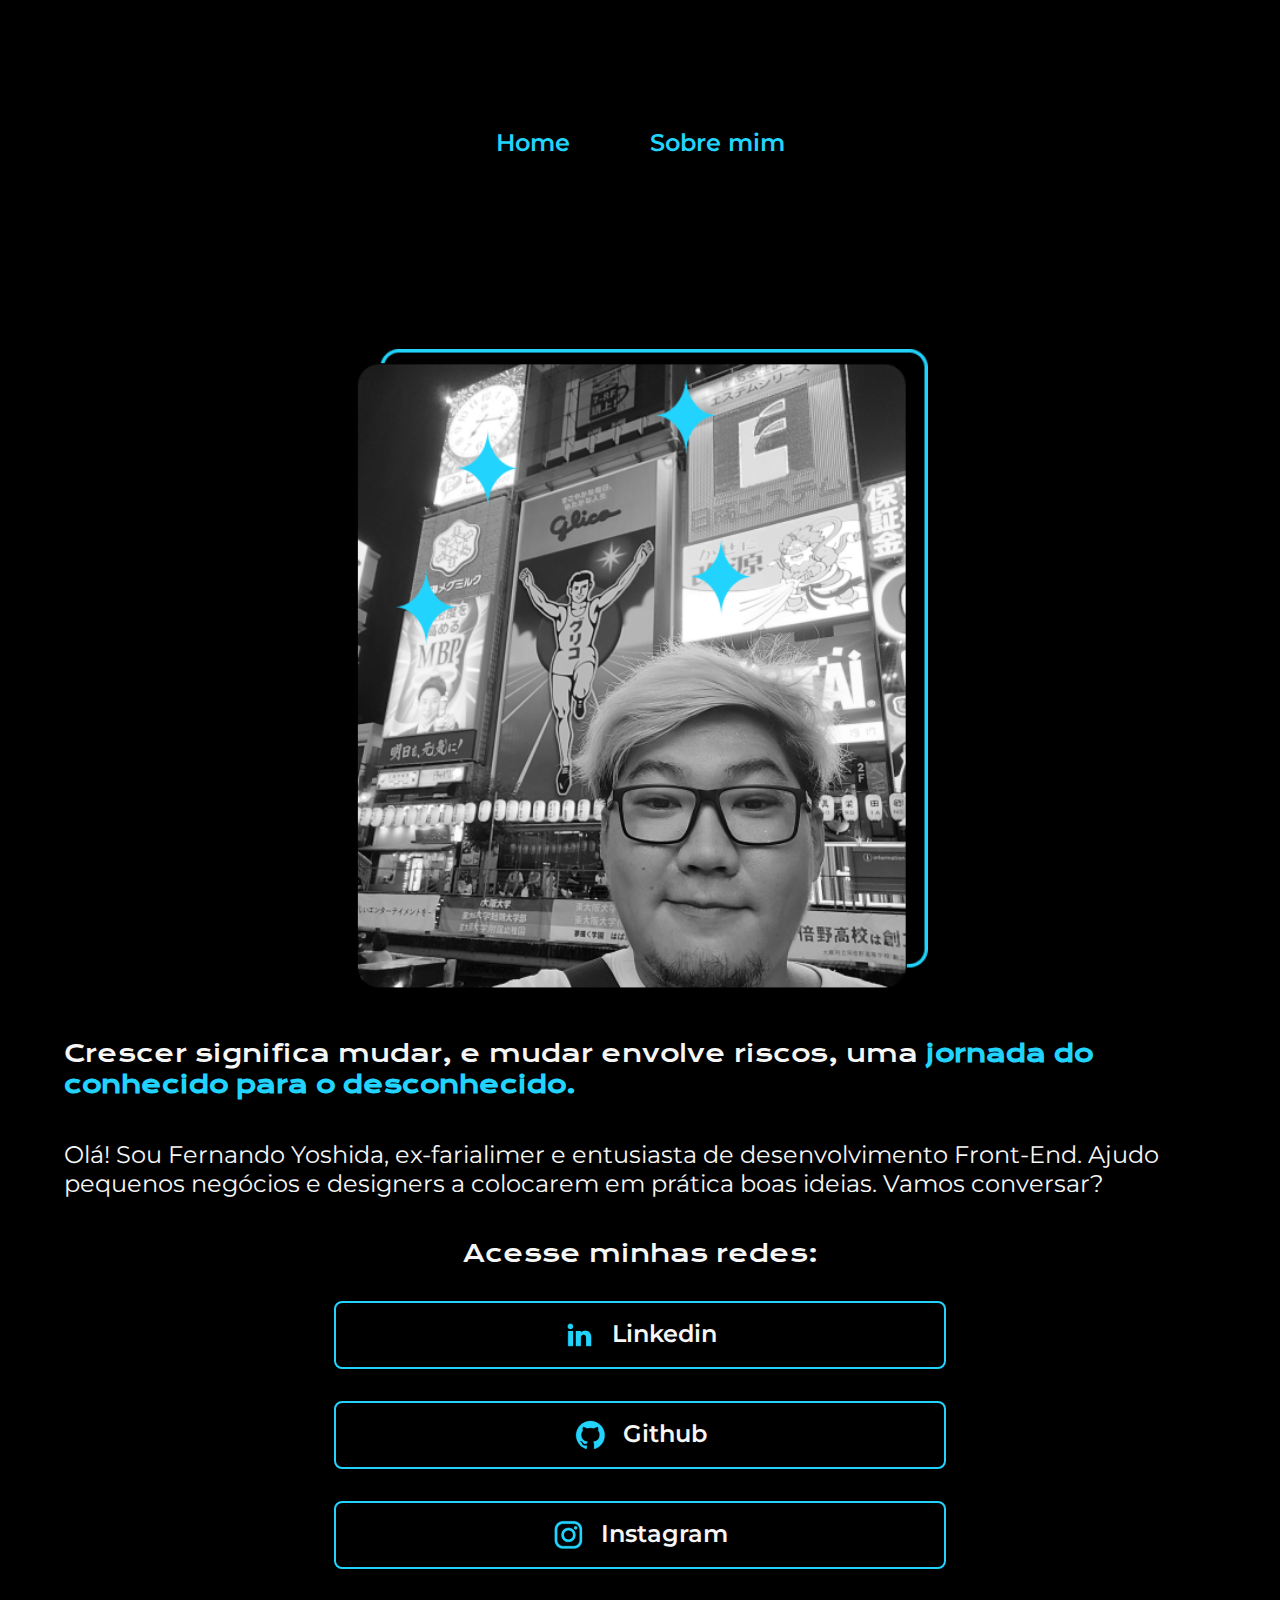
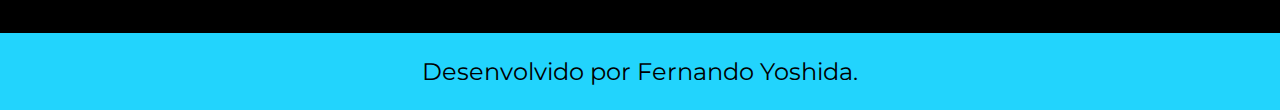
<file: index.html>
<!DOCTYPE html>
<html lang="pt-br">
<head>
    <meta charset="UTF-8">
    <meta http-equiv="X-UA-Compatible" content="IE=edge">
    <meta name="viewport" content="width=device-width, initial-scale=1.0">
    <link rel="stylesheet" href="./styles/style.css">
    <title>Portfólio</title>
</head>
<body>
    <header class="cabecalho">
        <nav class="cabecalho__menu">
            <a class="cabecalho__menu__link" href="./index.html">Home</a>
            <a class="cabecalho__menu__link" href="./about.html">Sobre mim</a>
            <!-- <a class="cabecalho__menu__link" href="./curriculo.html">Currículo</a> -->
        </nav>
    </header>
    <main class="apresentacao">
        <section class="apresentacao__conteudo">
            <h1 class="apresentacao__conteudo__titulo">Crescer significa mudar, e mudar envolve riscos, uma <strong class="apresentacao__conteudo__titulo__destaque">jornada do conhecido para o desconhecido.</strong></h1>
            <p class="apresentacao__conteudo__texto">Olá! Sou Fernando Yoshida, ex-farialimer e entusiasta de desenvolvimento Front-End. Ajudo pequenos negócios e designers a colocarem em prática boas ideias. Vamos conversar?</p>
            <div class="apresentacao__links">
                <h2 class="apresentacao__links__subtitulo">Acesse minhas redes:</h2>
                <a class="apresentacao__links__navegacao" href="https://www.linkedin.com/in/fayoshida/">
                    <img src="./assets/linkedin.png">Linkedin
                </a>
                <a class="apresentacao__links__navegacao" href="https://github.com/ferayoshida">
                    <img src="./assets/github.png">Github
                </a>
                <a class="apresentacao__links__navegacao" href="https://www.instagram.com/f.yoshida/">
                    <img src="./assets/instagram.png">Instagram
                </a>
            </div>
        </section>
        <img class="apresentacao__imagem" src="./assets/foto.png">
    </main>
    <footer class="rodape">
        <p>Desenvolvido por Fernando Yoshida.</p>
    </footer>
</body>
</html>
</file>
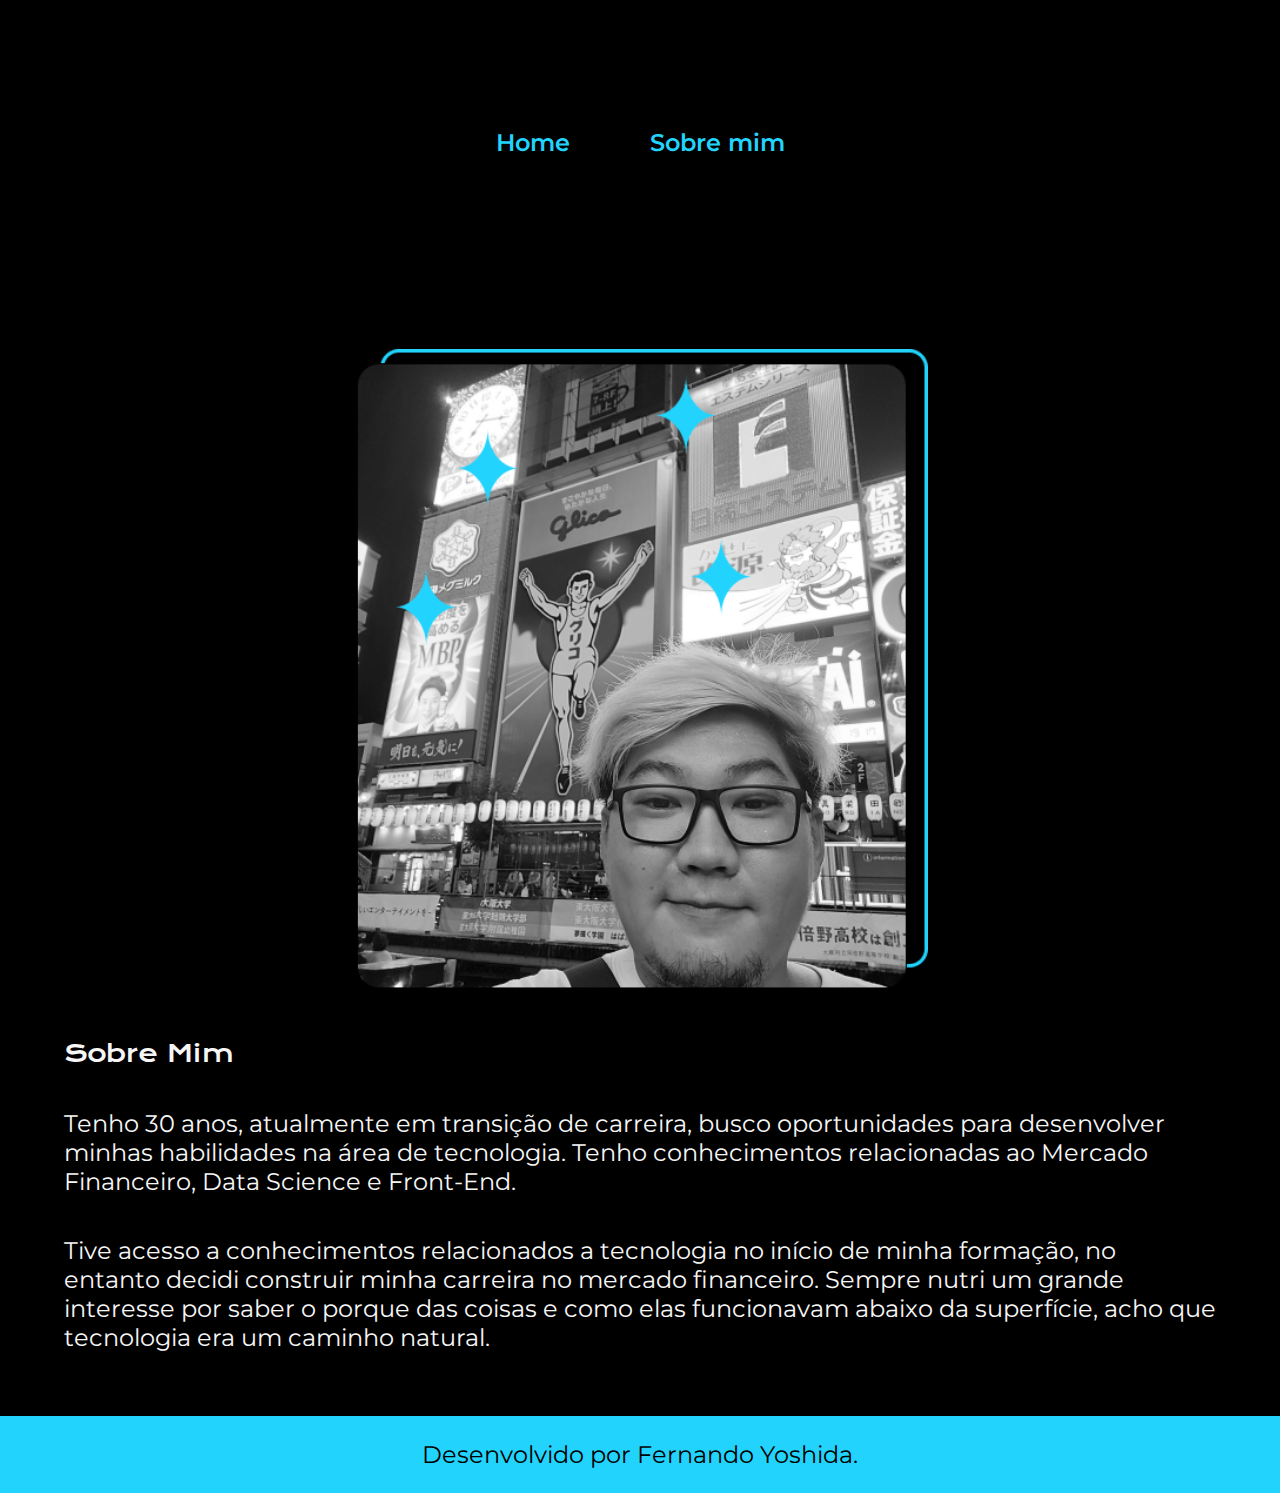
<file: about.html>
<!DOCTYPE html>
<html lang="pt-br">
<head>
    <meta charset="UTF-8">
    <meta http-equiv="X-UA-Compatible" content="IE=edge">
    <meta name="viewport" content="width=device-width, initial-scale=1.0">
    <link rel="stylesheet" href="./styles/style.css">
    <title>Sobre mim</title>
</head>

<body>
    <header class="cabecalho">
        <nav class="cabecalho__menu">
            <a class="cabecalho__menu__link" href="./index.html">Home</a>
            <a class="cabecalho__menu__link" href="./about.html">Sobre mim</a>
            <!-- <a class="cabecalho__menu__link" href="./curriculo.html">Currículo</a> -->
        </nav>
    </header>
    <main class="apresentacao">
        <section class="apresentacao__conteudo">
            <h1 class="apresentacao__conteudo__titulo">Sobre Mim</h1>
            <p class="apresentacao__conteudo__texto">
                Tenho 30 anos, atualmente em transição de carreira, busco oportunidades para desenvolver minhas habilidades na área de tecnologia. Tenho conhecimentos relacionadas ao Mercado Financeiro, Data Science e Front-End.
            </p>
            <p class="apresentacao__conteudo__texto">
                Tive acesso a conhecimentos relacionados a tecnologia no início de minha formação, no entanto decidi construir minha carreira no mercado financeiro.
                Sempre nutri um grande interesse por saber o porque das coisas e como elas funcionavam abaixo da superfície, acho que tecnologia era um caminho natural.
            </p>        
        </section>
        <img class="apresentacao__imagem"" src="./assets/foto.png">
    </main>
    <footer class="rodape">
        <p>Desenvolvido por Fernando Yoshida.</p>
    </footer>
</body>
</html>
</file>
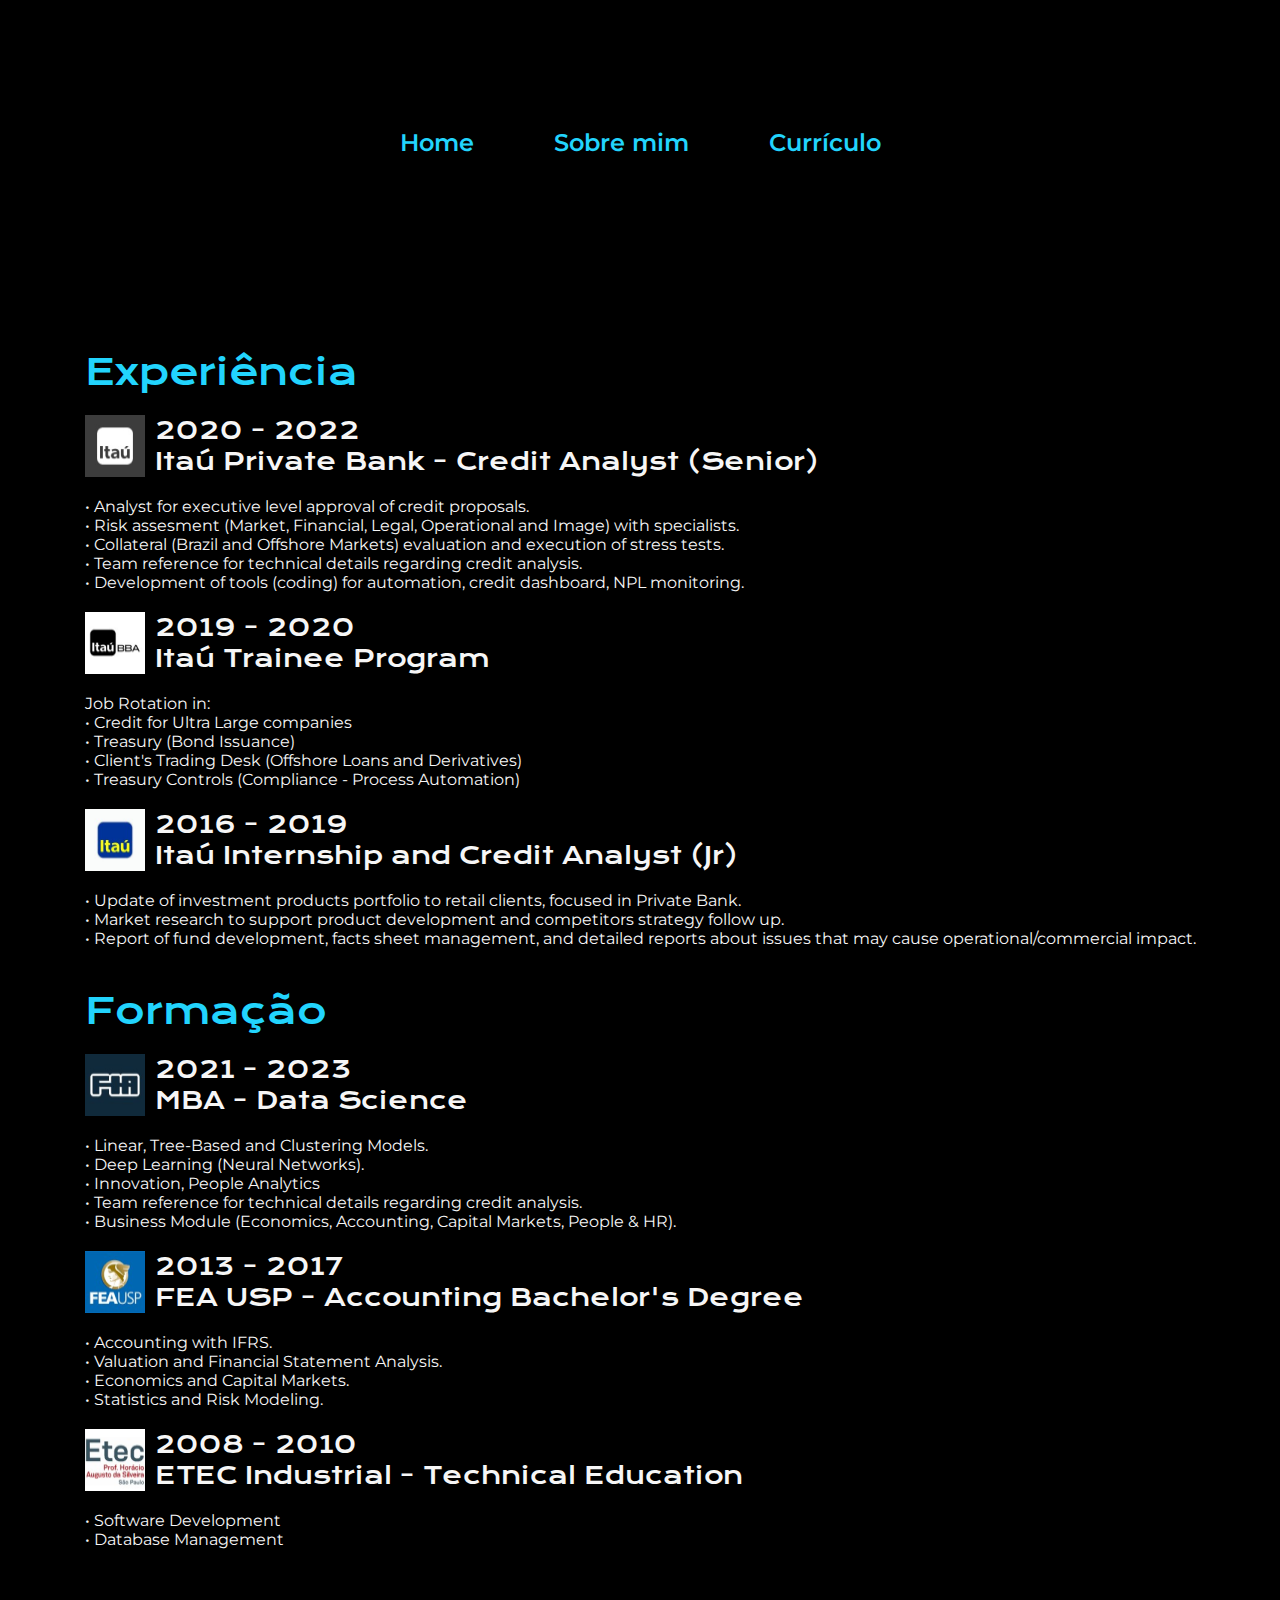
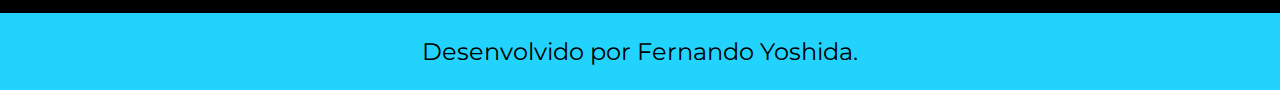
<file: curriculo.html>
<!DOCTYPE html>
<html lang="pt-br">
<head>
    <meta charset="UTF-8">
    <meta http-equiv="X-UA-Compatible" content="IE=edge">
    <meta name="viewport" content="width=device-width, initial-scale=1.0">
    <link rel="stylesheet" href="./styles/style.css">
    <title>Sobre mim</title>
</head>

<body>
    <header class="cabecalho">
        <nav class="cabecalho__menu">
            <a class="cabecalho__menu__link" href="./index.html">Home</a>
            <a class="cabecalho__menu__link" href="./about.html">Sobre mim</a>
            <a class="cabecalho__menu__link" href="./curriculo.html">Currículo</a>
        </nav>
    </header>
    <main class="apresentacao">
        <section class="apresentacao__conteudo__curriculo">
            <div class="apresentacao__conteudo__curriculo__secoes">
                <h1 class="apresentacao__conteudo__curriculo__titulo">Experiência</h1>
                <div class="apresentacao__conteudo__subtitulo">
                    <img src="./assets/itau_p.png">
                    <div>
                        <h3 class="apresentacao__conteudo__subtitulo__texto">2020 - 2022</h3>
                        <h3 class="apresentacao__conteudo__subtitulo__texto">Itaú Private Bank - Credit Analyst (Senior)</h3>
                    </div>
                </div>
                <div>
                    <p class="apresentacao__conteudo__texto__item">• Analyst for executive level approval of credit proposals.</p>
                    <p class="apresentacao__conteudo__texto__item">• Risk assesment (Market, Financial, Legal, Operational and Image) with specialists.</p>
                    <p class="apresentacao__conteudo__texto__item">• Collateral (Brazil and Offshore Markets) evaluation and execution of stress tests.</p>
                    <p class="apresentacao__conteudo__texto__item">• Team reference for technical details regarding credit analysis.</p>
                    <p class="apresentacao__conteudo__texto__item">• Development of tools (coding) for automation, credit dashboard, NPL monitoring.</p>
                </div>
                <div class="apresentacao__conteudo__subtitulo">
                    <img src="./assets/itau_bba.png">
                    <div>
                        <h3 class="apresentacao__conteudo__subtitulo__texto">2019 - 2020</h3>
                        <h3 class="apresentacao__conteudo__subtitulo__texto">Itaú Trainee Program</h3>
                    </div>
                </div>
                <div>
                    <p class="apresentacao__conteudo__texto__item">Job Rotation in:</p>
                    <p class="apresentacao__conteudo__texto__item">• Credit for Ultra Large companies</p>
                    <p class="apresentacao__conteudo__texto__item">• Treasury (Bond Issuance)</p>
                    <p class="apresentacao__conteudo__texto__item">• Client's Trading Desk (Offshore Loans and Derivatives)</p>
                    <p class="apresentacao__conteudo__texto__item">• Treasury Controls (Compliance - Process Automation)</p>
                </div> 
                <div class="apresentacao__conteudo__subtitulo">
                    <img src="./assets/itau.png">
                    <div>
                        <h3 class="apresentacao__conteudo__subtitulo__texto">2016 - 2019</h3>
                        <h3 class="apresentacao__conteudo__subtitulo__texto">Itaú Internship and Credit Analyst (Jr)</h3>
                    </div>
                </div>
                <div>
                    <p class="apresentacao__conteudo__texto__item">• Update of investment products portfolio to retail clients, focused in Private Bank.</p>
                    <p class="apresentacao__conteudo__texto__item">• Market research to support product development and competitors strategy follow up.</p>
                    <p class="apresentacao__conteudo__texto__item">• Report of fund development, facts sheet management, and detailed reports about issues that may cause operational/commercial impact.</p>
                </div>
            </div>
            <div class="apresentacao__conteudo__curriculo__secoes">
                <h1 class="apresentacao__conteudo__curriculo__titulo">Formação</h1>
                <div class="apresentacao__conteudo__subtitulo">
                    <img src="./assets/fia.png">
                    <div>
                        <h3 class="apresentacao__conteudo__subtitulo__texto">2021 - 2023</h3>
                        <h3 class="apresentacao__conteudo__subtitulo__texto">MBA - Data Science</h3>
                    </div>
                </div>
                <div>
                    <p class="apresentacao__conteudo__texto__item">• Linear, Tree-Based and Clustering Models.</p>
                    <p class="apresentacao__conteudo__texto__item">• Deep Learning (Neural Networks).</p>
                    <p class="apresentacao__conteudo__texto__item">• Innovation, People Analytics</p>
                    <p class="apresentacao__conteudo__texto__item">• Team reference for technical details regarding credit analysis.</p>
                    <p class="apresentacao__conteudo__texto__item">• Business Module (Economics, Accounting, Capital Markets, People & HR).</p>
                </div>
                <div class="apresentacao__conteudo__subtitulo">
                        <img src="./assets/feausp.png">
                    <div>
                        <h3 class="apresentacao__conteudo__subtitulo__texto">2013 - 2017</h3>
                        <h3 class="apresentacao__conteudo__subtitulo__texto">FEA USP - Accounting Bachelor's Degree</h3>
                    </div>
                </div>
                <div>
                    <p class="apresentacao__conteudo__texto__item">• Accounting with IFRS.</p>
                    <p class="apresentacao__conteudo__texto__item">• Valuation and Financial Statement Analysis.</p>
                    <p class="apresentacao__conteudo__texto__item">• Economics and Capital Markets.</p>
                    <p class="apresentacao__conteudo__texto__item">• Statistics and Risk Modeling.</p>
                </div> 
                <div class="apresentacao__conteudo__subtitulo">
                    <img src="./assets/etec.png">
                    <div>
                        <h3 class="apresentacao__conteudo__subtitulo__texto">2008 - 2010</h3>
                        <h3 class="apresentacao__conteudo__subtitulo__texto">ETEC Industrial - Technical Education</h3>
                    </div>
                </div>
                <div>
                    <p class="apresentacao__conteudo__texto__item">• Software Development</p>
                    <p class="apresentacao__conteudo__texto__item">• Database Management</p>
                </div>
            </div>
        </section>
    </main>
    <footer class="rodape">
        <p>Desenvolvido por Fernando Yoshida.</p>
    </footer>
</body>
</html>
</file>
<file: styles/style.css>
@import url('https://fonts.googleapis.com/css2?family=Krona+One&family=Montserrat:wght@400;600&display=swap');

:root{
    --cor-primaria: #000000;
    --cor-secundaria: #f6f6f6;
    --cor-terciaria: #22d4fd;
    --cor-hover: #272727;
    --fonte-primaria: 'Krona One', sans-serif;
    --fonte-secundaria: 'Montserrat', sans-serif;

}

* {
    margin: 0;
    padding: 0;
}

body{
    display: flex;
    flex-direction: column;
    background-color: var(--cor-primaria);
    box-sizing: border-box;
    color: var(--cor-secundaria);
}

.cabecalho{
    padding: 2% 0 0 15%;
}

.cabecalho__menu{
    display: flex;
    gap: 80px;
}

.cabecalho__menu__link{
    font-family: var(--fonte-secundaria);
    font-weight: 600;
    font-size: 1.5rem;
    color: var( --cor-terciaria);
    text-decoration: none;
}

.apresentacao{
    padding: 4% 15%;
    display: flex;
    align-items: center;
    gap: 40px 80px;
    justify-content: space-between;
}

.apresentacao__conteudo{
    width: 50%;
    display: flex;
    flex-direction: column;
    gap: 40px;
}

.apresentacao__conteudo__curriculo{
    width: 50%;
    display: flex;
    flex-direction: row;
    gap: 40px;
}

.apresentacao__conteudo__curriculo__secoes{
    display: flex;
    flex-direction: column;
    gap: 20px;
}

.apresentacao__conteudo__titulo{
    font-family: var(--fonte-primaria);
    font-weight: 400;
    font-size: 1.5rem;
}

.apresentacao__conteudo__curriculo__titulo{
    font-family: var(--fonte-primaria);
    font-weight: 400;
    font-size: 2.25rem;
    color: var(--cor-terciaria);
}


.apresentacao__conteudo__subtitulo{
    display: flex;
    flex-direction: row;
    gap: 10px;
}

.apresentacao__conteudo__subtitulo__texto{
    display: flex;
    font-family: var(--fonte-primaria);
    font-weight: 400;
    font-size: 1.5rem;
    width: 673px;
    gap: 10px;
}

.apresentacao__conteudo__texto__item{
    font-family: var(--fonte-secundaria);
    font-weight: 400;
    font-size: 1rem;
}

.apresentacao__conteudo__titulo__destaque{
    color: var( --cor-terciaria);
}

.apresentacao__conteudo__texto{
    font-family: var(--fonte-secundaria);
    font-weight: 400;
    font-size: 1.5rem;
}

.apresentacao__links{
    display: flex;
    gap: 0px 20px;
    align-items: center;
    flex-direction: column;
    justify-content: space-between;
    gap: 32px;
}

.apresentacao__links__subtitulo{
    font-family: "Krona One", "sans-serif";
    font-weight: 400;
    font-size: 1.5rem;
}

.apresentacao__links__navegacao{
    display: flex;
    font-family: var(--fonte-secundaria);
    justify-content: center;
    width: 50%;
    font-weight: 600;
    font-size: 1.5rem;
    text-decoration: none;
    text-align: center;
    color: var(--cor-secundaria);
    border: 2px solid var( --cor-terciaria);
    border-radius: 8px;
    gap: 16px;
    padding: 16px;
}

.apresentacao__links__navegacao:hover{
    background-color: var(--cor-hover);
}

.apresentacao__imagem{
    width: 30%;
}

.rodape{
    padding: 24px;
    color: var(--cor-primaria);
    background-color: var( --cor-terciaria);
    text-align: center;
    font-family: var(--fonte-secundaria);
    font-size: 1.5rem;
    font-weight: 400;
}

@media (max-width: 1353px){
    .cabecalho{
        padding: 10%;
    }
    .cabecalho__menu{
        justify-content: center;
    }
    .apresentacao{
        flex-direction: column-reverse;
        padding: 5%;
    }

    .apresentacao__conteudo{
        width: auto;
    }

    .apresentacao__conteudo__curriculo{
        width: auto;
        flex-direction: column;
    }

    .apresentacao__imagem{
        width: 50%;
    }
}
</file>
